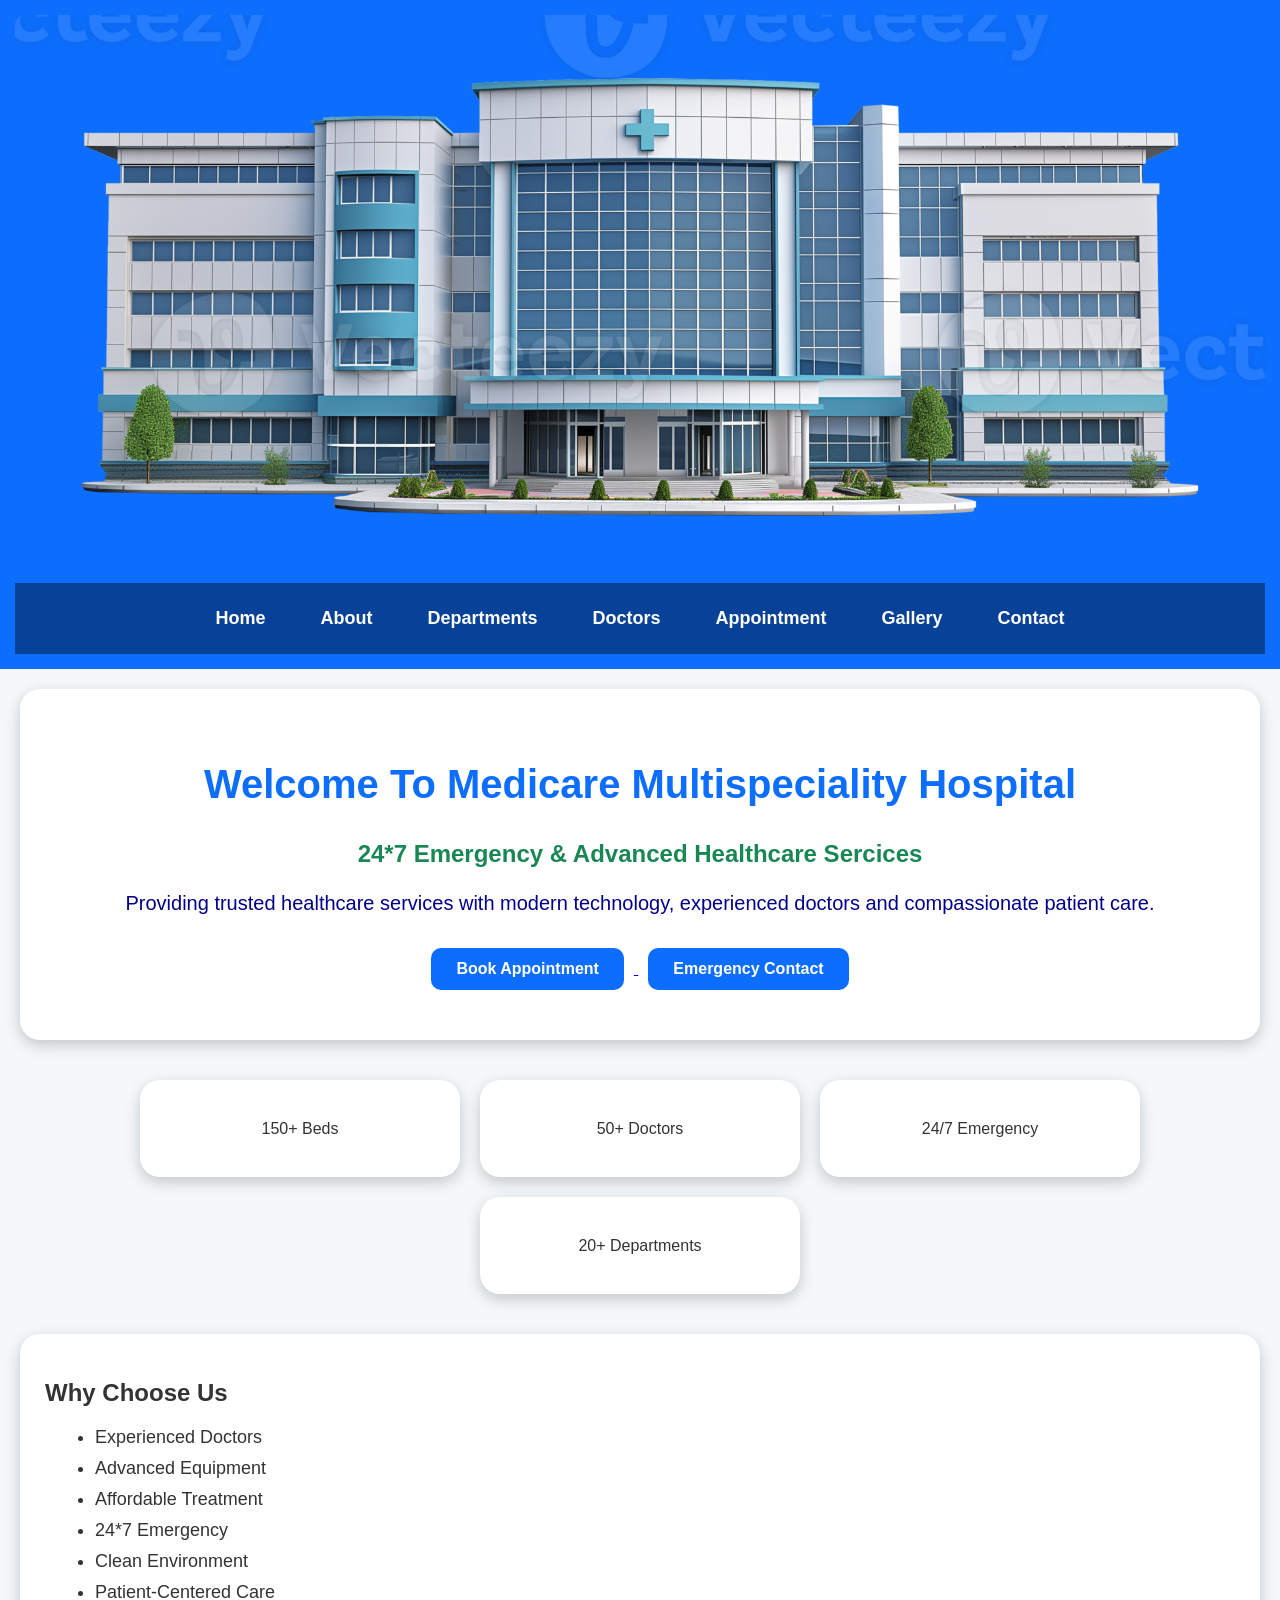
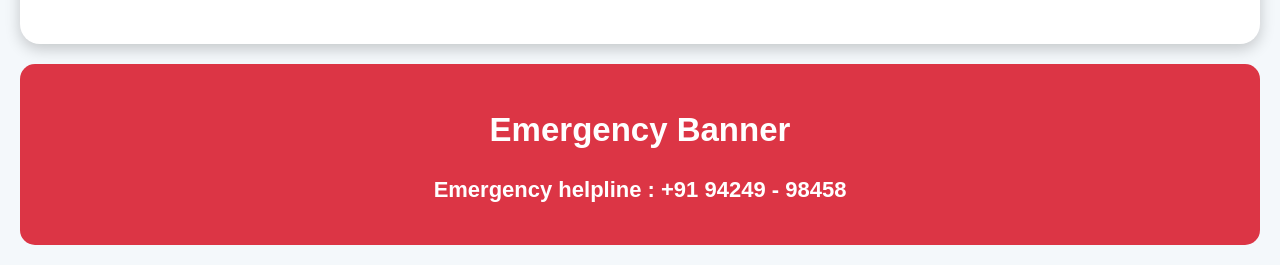
<file: index.html>
<!DOCTYPE html>

<html>

<head>

	<!-------------Meta Tags------------------->
	<meta charset="UTF-8">
	
	<meta name="description"
		content="Medicare Hospital Website">
		
	<meta name="author"
		content="Yash">
	
	<meta name="viewport"	content="width=device-width, initial-scale=1.0">
	
	<!-------------Favicon---------------------------->
	<link rel="icon" href="Medicare Image.png">

	<!-----------------------External Css Link--------------------------->
	<link rel="stylesheet"	href="Medicare.css">
	
	<!------------------Website Title----------------->
	<title>Medicare Hospital Website</title>
	
</head>

<body>

	<!---------------------Header Section---------------------->

<header>

<section class="img">

	<img src="Medicare image.jpg" width="100%"	alt="Medicare Image">
	
</section>

<section class="nav">

	<nav>
		
		<a href="Medicare Hospital Website.html"	target="_self">Home</a>
		
		<a href="About Page.html"	target="_blank">About</a>
		
		<a href="Departments Page.html"	target="_blank">Departments</a>
		
		<a	href="Doctors Page.html"	target="_blank">Doctors</a>
		
		<a href="Appointment Page.html"	target="_blank">Appointment</a>
		
		<a href="Gallery Page.html"	target="_blank">Gallery</a>
		
		<a href="Contact Page.html"	target="_blank">Contact</a>
		
	</nav>

</section>

</header>

	
	<!-------------------------Hero Section----------------------->
	
<section class="hero">

	<h1>Welcome To Medicare Multispeciality Hospital</h1>
	
	<h2>24*7 Emergency & Advanced Healthcare Sercices</h2>
	
	<p>
		
		Providing trusted healthcare services with modern technology, experienced doctors and compassionate patient care.
	
	</p>
	
	<a href="Appointment Page.html"	target="_blank">

	<button>Book Appointment</button>

	</a>

	<a href="Contact Page.html" target="_blank">

	<button>Emergency Contact</button>

	</a>
	
</section>

	<!---------------------Hospital Highlights---------------------->
	
<section class="container">

	<div class="box">
	
		<p>150+ Beds</p>
		
	</div>
	
	<div class="box">
	
		<p>50+ Doctors</p>
		
	</div>
	
	<div class="box">
	
		<p>24/7 Emergency</p>
		
	</div>
	
	<div class="box">
	
		<p>20+ Departments</p>
		
	</div>
	
</section>

	<!--------------------Why Choose Us------------------------->
	
<section class="choose">

	<h2>Why Choose Us</h2>
	
	<ul>
	
		<li>Experienced Doctors</li>
		
		<li>Advanced Equipment</li>
		
		<li>Affordable Treatment</li>
		
		<li>24*7 Emergency</li>
		
		<li>Clean Environment</li>
		
		<li>Patient-Centered Care</li>
		
	</ul>
	
</section>


	<!-----------------Emergency Banner------------------------>
	
<section class="banner">

	<h2>Emergency Banner</h2>
	
	<p>Emergency helpline	:	+91 94249 - 98458</p>
	
</section>

</body>

</html>
</file>
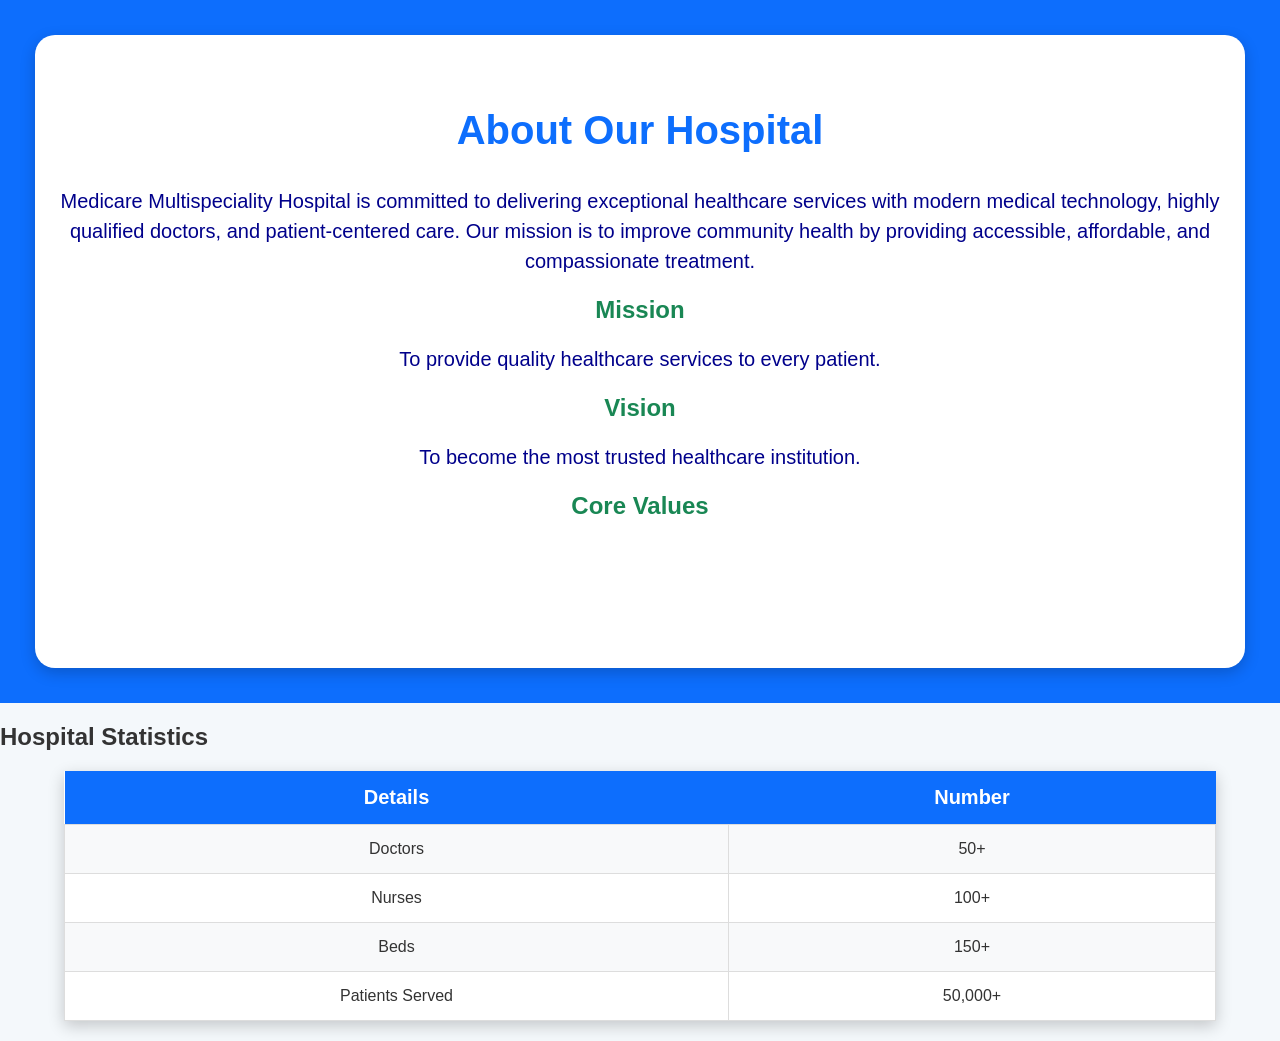
<file: About Page.html>
<!DOCTYPE html>

<html>

<head>

	<!-------------Meta Tags------------------->
	<meta charset="UTF-8">
	
	<meta name="description"
		content="Medicare Hospital Website">
		
	<meta name="author"
		content="Yash">
	
	<meta name="viewport"	content="width=device-width, initial-scale=1.0">
	
	<!-------------Favicon---------------------------->
	<link rel="icon" href="Medicare Image.png">

	<!-----------------------External Css Link--------------------------->
	<link rel="stylesheet"	href="Medicare.css">
	
	<!------------------Website Title----------------->
	<title>About Page</title>
	
</head>

<body>

	<!---------------------Header Section---------------------->

<header>

<section class="hero">

	<h1>About Our Hospital</h1>
	
	<p>

		Medicare Multispeciality Hospital is committed to delivering exceptional healthcare services with modern medical technology, highly qualified doctors, and patient-centered care. Our mission is to improve community health by providing accessible, affordable, and compassionate treatment.

	</p>
	
	<h2>Mission</h2>
	
	<p>To provide quality healthcare services to every patient.</p>
	
	<h2>Vision</h2>
	
	<p>To become the most trusted healthcare institution.</p>
	
	<h2>Core Values</h2>
	
	<ul>
	
		<li>Integrity</li>
		
		<li>Compassion</li>
		
		<li>Excellence</li>
		
		<li>Innovation</li>
		
	</ul>

</section>

</header>


	<!--------------------------Hospital Statistics Table---------------->

		<h2>Hospital Statistics</h2>
		
<section class="table">

<table>

	<tr>
	
		<th>Details</th>
		
		<th>Number</th>
		
	</tr>
	
	<tr>
	
		<td>Doctors</td>
		
		<td>50+</td>
		
	</tr>
	
	<tr>
	
		<td>Nurses</td>
		
		<td>100+</td>
		
	</tr>
	
	<tr>
	
		<td>Beds</td>
		
		<td>150+</td>
		
	</tr>
	
	<tr>
	
		<td>Patients Served</td>
		
		<td>50,000+</td>
		
	</tr>
	
</table>

</section>

</body>

</html>
</file>
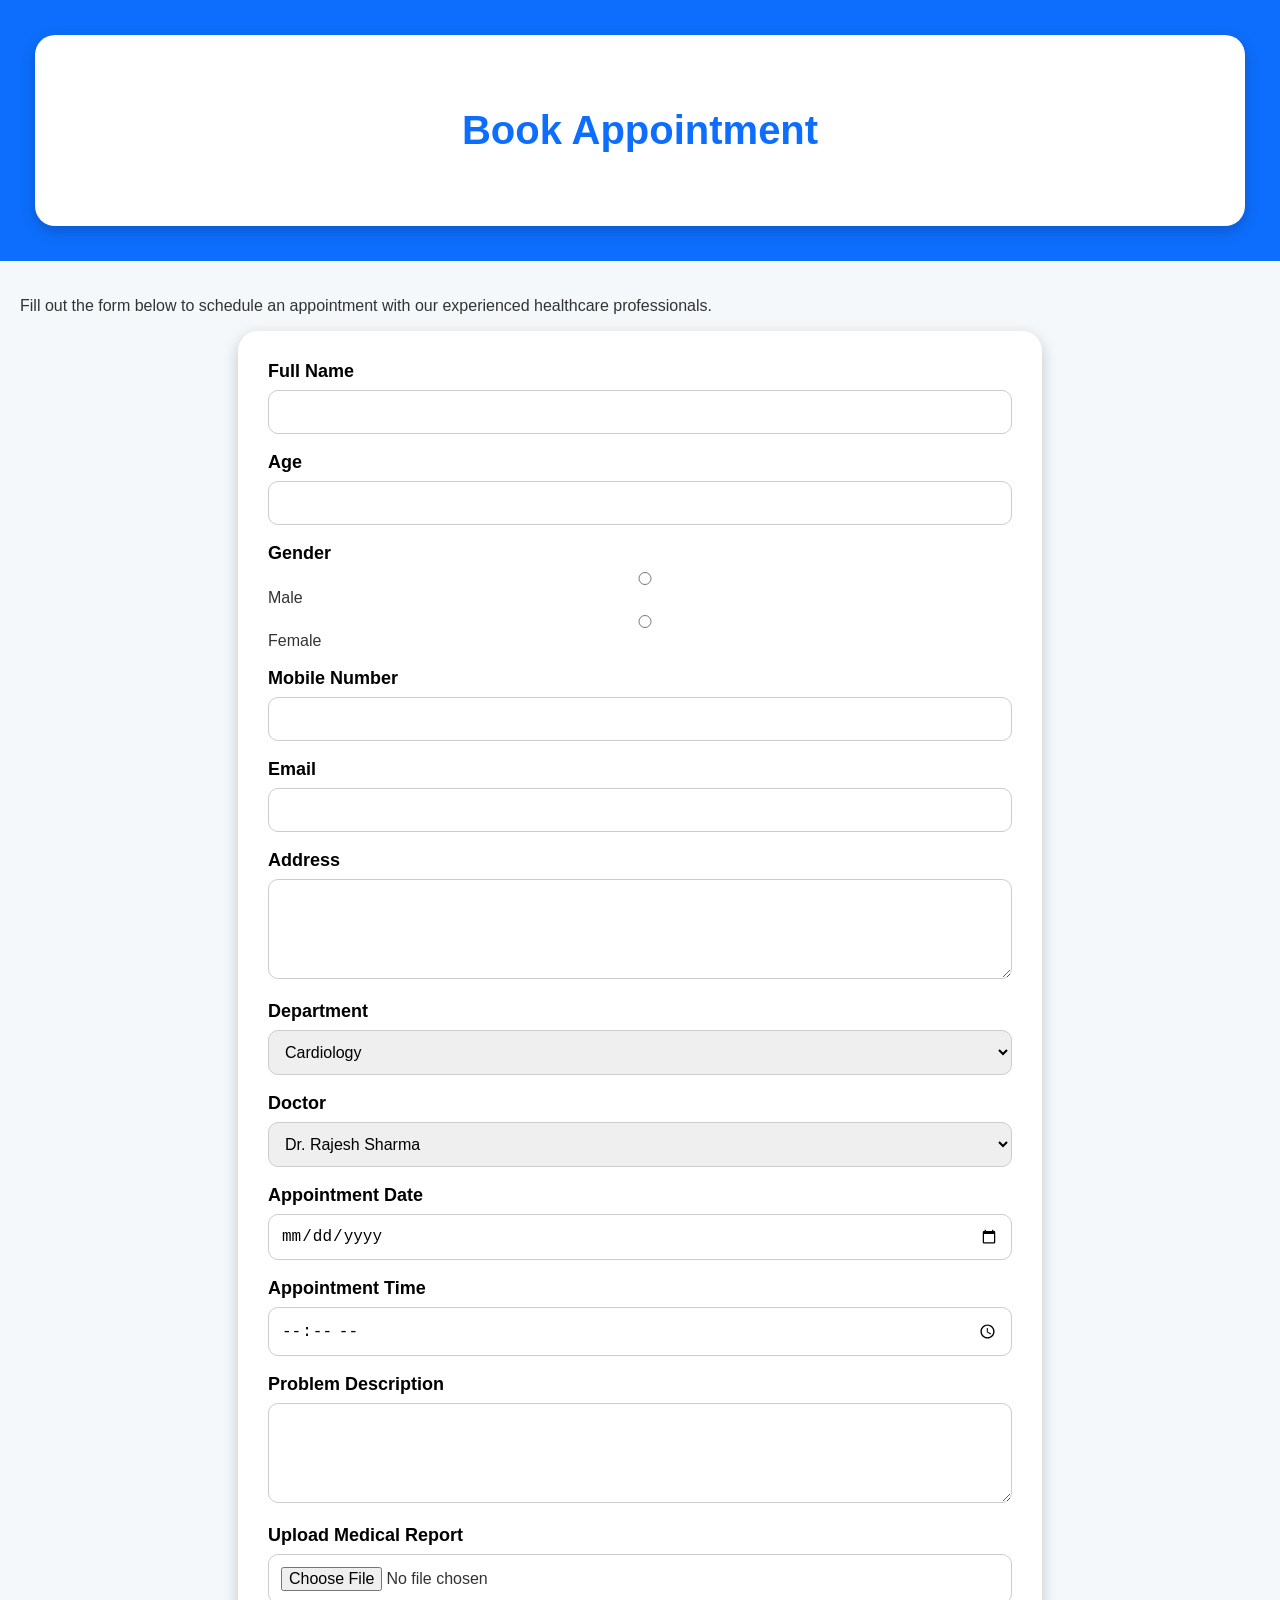
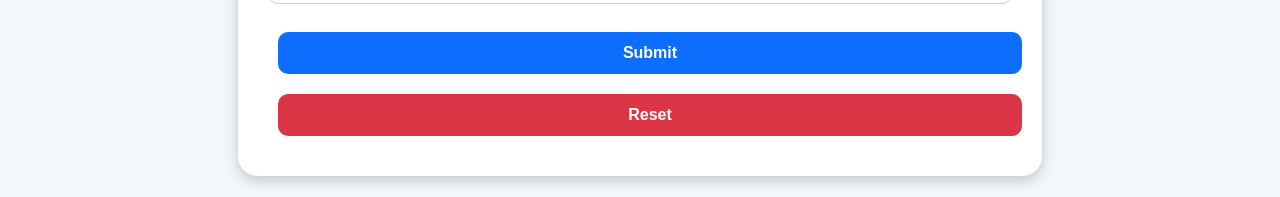
<file: Appointment Page.html>
<!DOCTYPE html>

<html>

<head>

	<!-------------Meta Tags------------------->
	<meta charset="UTF-8">
	
	<meta name="description"
		content="Medicare Hospital Website">
		
	<meta name="author"
		content="Yash">
	
	<meta name="viewport"	content="width=device-width, initial-scale=1.0">
	
	<!-------------Favicon---------------------------->
	<link rel="icon" href="Medicare Image.png">

	<!-----------------------External Css Link--------------------------->
	<link rel="stylesheet"	href="Medicare.css">
	
	<!------------------Website Title----------------->
	<title>Appointment Page</title>
	
</head>

<body>

	<!---------------------Header Section---------------------->

<header>

<section class="appointment">

	<h1>Book Appointment</h1>
	
</section>

</header>

<section class="form">
	
	<p>

		Fill out the form below to schedule an appointment with our experienced healthcare professionals.

	</p>

<form>

	<label>Full Name</label>
	
		<input type="text" required>
		
	<br>
	<br>
	
	<label>Age</label>
	
		<input type="number">
		
	<br>
	<br>
	
	<label>Gender</label>
	
		<input type="radio"
			name="Gender"
			value="Male">Male
			
		<input type="radio"
			name="Gender"
			value="Female">Female
			
	<br>
	<br>
	
	<label>Mobile Number</label>
	
		<input type="tel" required>
		
	<br>
	<br>
	
	<label>Email</label>
	
		<input type="email"required>
		
	<br>
	<br>
	
	<label>Address</label>
	
		<textarea></textarea>
		
	<br>
	<br>
	
	<label>Department</label>
	
	<select>
	
		<option>Cardiology</option>
		
		<option>Neurology</option>
		
		<option>Orthopedics</option>

		<option>Gynecology</option>
		
		<option>Pediatrician</option>
	
		<option>ENT</option>
		
		<option>Dermatology</option>

		<option>General Medicine</option>
		
	</select>
	
	<br>
	<br>
	
	<label>Doctor</label>
	
	<select required>
	
		<option>Dr. Rajesh Sharma</option>

		<option>Dr. Priya Verma</option>
		
		<option>Dr. Amit Patel</option>
		
		<option>Dr. Neha Jain</option>
		
		<option>Dr. Sandeep Gupta</option>
		
		<option>Dr. Vikram Singh</option>
		
		<option>Dr. Pooja Mehta</option>
		
		<option>Dr. Anil Sharma</option>
		
	</select>
	
	<br>
	
	<br>
	
	<label>Appointment Date</label>
	
		<input type="date" required>
		
	<br>
	<br>
	
	<label>Appointment Time</label>
	
		<input type="time" required>
		
	<br>
	<br>
	
	<label>Problem Description</label>
	
		<textarea required></textarea>
		
	<br>
	<br>
	
	<label>Upload Medical Report</label>
	
		<input type="file">
		
	<br>
	<br>
	
	<input type="submit"
		value="Submit">
		
	<input type="reset"
		value="Reset">
		
</form>

</section>

</body>

</html>
</file>
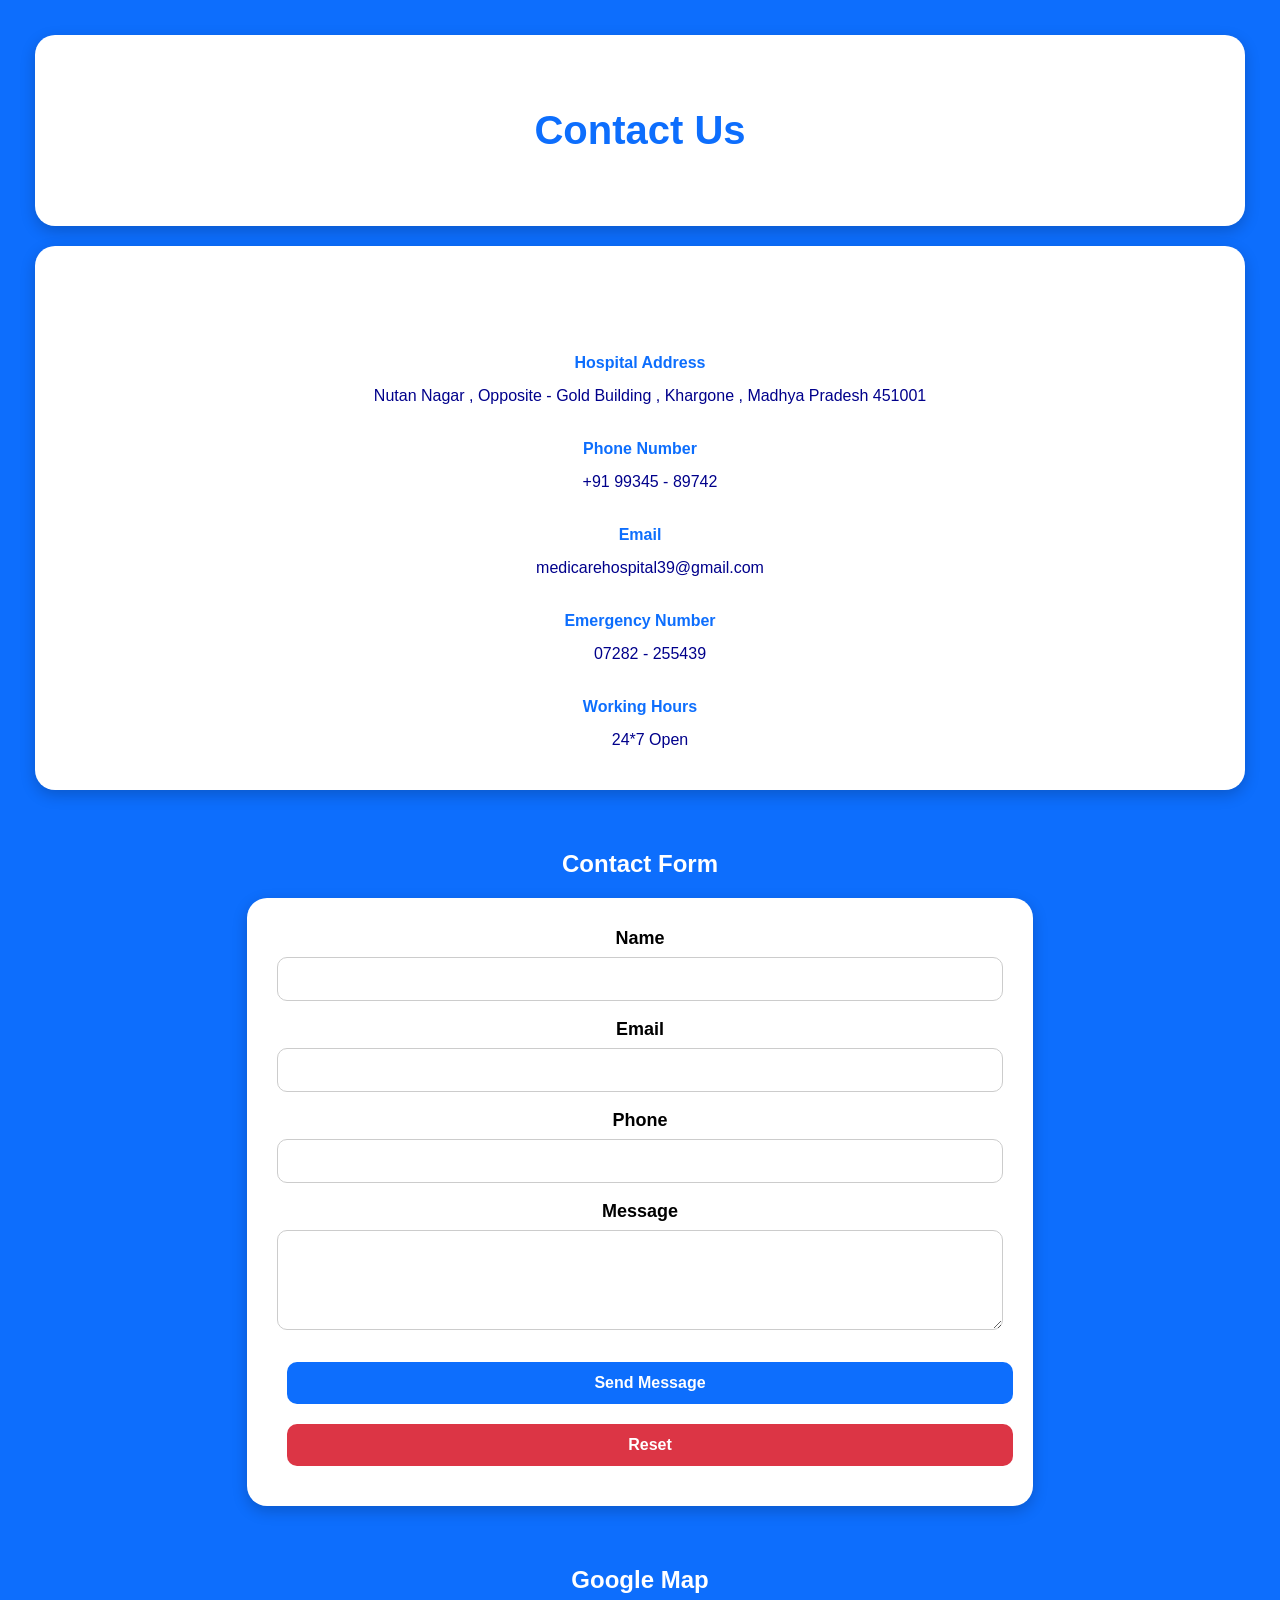
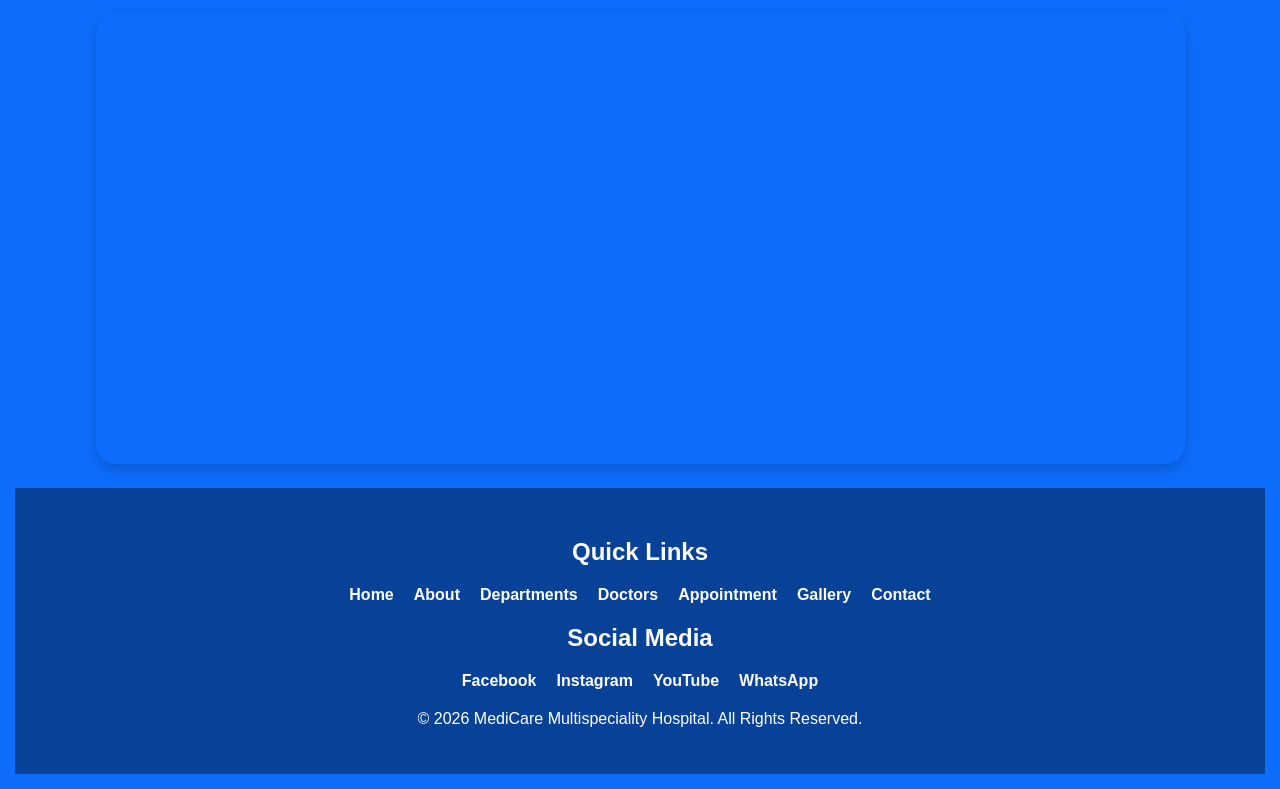
<file: Contact Page.html>
<!DOCTYPE html>

<html>

<head>

	<!-------------Meta Tags------------------->
	<meta charset="UTF-8">
	
	<meta name="description"
		content="Medicare Hospital Website">
		
	<meta name="author"
		content="Yash">
	
	<meta name="viewport"	content="width=device-width, initial-scale=1.0">
	
	<!-------------Favicon---------------------------->
	<link rel="icon" href="Medicare Image.png">

	<!-----------------------External Css Link--------------------------->
	<link rel="stylesheet"	href="Medicare.css">
	
	<!------------------Website Title----------------->
	<title>Contact Page</title>
	
</head>

<body>

	<!---------------------Header Section---------------------->

<header>

<section class="contact">

	<h1>Contact Us</h1>
	
</section>

<section class="info">

	<h2>Contact Information</h2>
	
	<dl>
	
		<dt>Hospital Address</dt>
		
		<dd>Nutan Nagar , Opposite - Gold Building , Khargone , Madhya Pradesh 451001</dd>
		
		<dt>Phone Number</dt><dd>+91 99345 - 89742</dd>
		
		<dt>Email</dt>
		
		<dd>medicarehospital39@gmail.com</dd>
		
		<dt>Emergency Number</dt>
		
		<dd>07282 - 255439</dd>
		
		<dt>Working Hours</dt>
		
		<dd>24*7 Open</dd>
		
	</dl>
	
</section>

<section class="form">

	<h2>Contact Form</h2>
	
<form>

	<label>Name</label>
	
		<input type="text" required>
		
	<br>
	<br>
	
	<label>Email</label>
	
		<input type="email"required>
		
	<br>
	<br>
	
	<label>Phone</label>
	
		<input type="tel" required>
		
	<br>
	<br>
	
	<label>Message</label>
	
		<textarea required></textarea>
		
	<br>
	<br>
	
	<input type="submit" value="Send Message">

	<input type="reset" value="Reset">
	
</form>

</section>

<section class="maps">

	<h2>Google Map</h2>

	<iframe 
	
	src="https://www.google.com/maps/embed?pb=!1m18!1m12!1m3!1d3703.862482138297!2d75.62066945!3d21.8242436!2m3!1f0!2f0!3f0!3m2!1i1024!2i768!4f13.1!3m3!1m2!1s0x3bd885d89dcf7437%3A0x4759e071d7d37215!2sNutan%20Nagar%2C%20Lovkush%20Vihar%2C%20Industrial%20Area%2C%20Vishwa%20Sakha%20Nagar%2C%20Khargone%2C%20Madhya%20Pradesh%20451001!5e0!3m2!1sen!2sin!4v1780977757424!5m2!1sen!2sin" width="600" height="450" style="border:0;" 
	
	allowfullscreen="" loading="lazy" referrerpolicy="no-referrer-when-downgrade">
	
	</iframe>
	
</section>


<footer>

	<h2>Quick Links</h2>
	
	<nav>
		
		<a href="Home Page.html"	target="_self">Home</a>
		
		<a href="About Page.html"	target="_blank">About</a>
		
		<a href="Departments Page.html"	target="_blank">Departments</a>
		
		<a	href="Doctors Page.html"	target="_blank">Doctors</a>
		
		<a href="Appointment Page.html"	target="_blank">Appointment</a>
		
		<a href="Gallery Page.html"	target="_blank">Gallery</a>
		
		<a href="Contact Page.html"	target="_blank">Contact</a>
		
	</nav>

	<h2>Social Media</h2>
	
	<nav>
		
		<a href=""	target="_blank">Facebook</a>
		
		<a href=""	target="_blank">Instagram</a>
		
		<a href=""	target="_blank">YouTube</a>
		
		<a	href=""	target="_blank">WhatsApp</a>
		
	
	</nav>

	<p>

		© 2026 MediCare Multispeciality Hospital. All Rights Reserved.
		
	</p>
	
</footer>

</body>

</html>
</file>
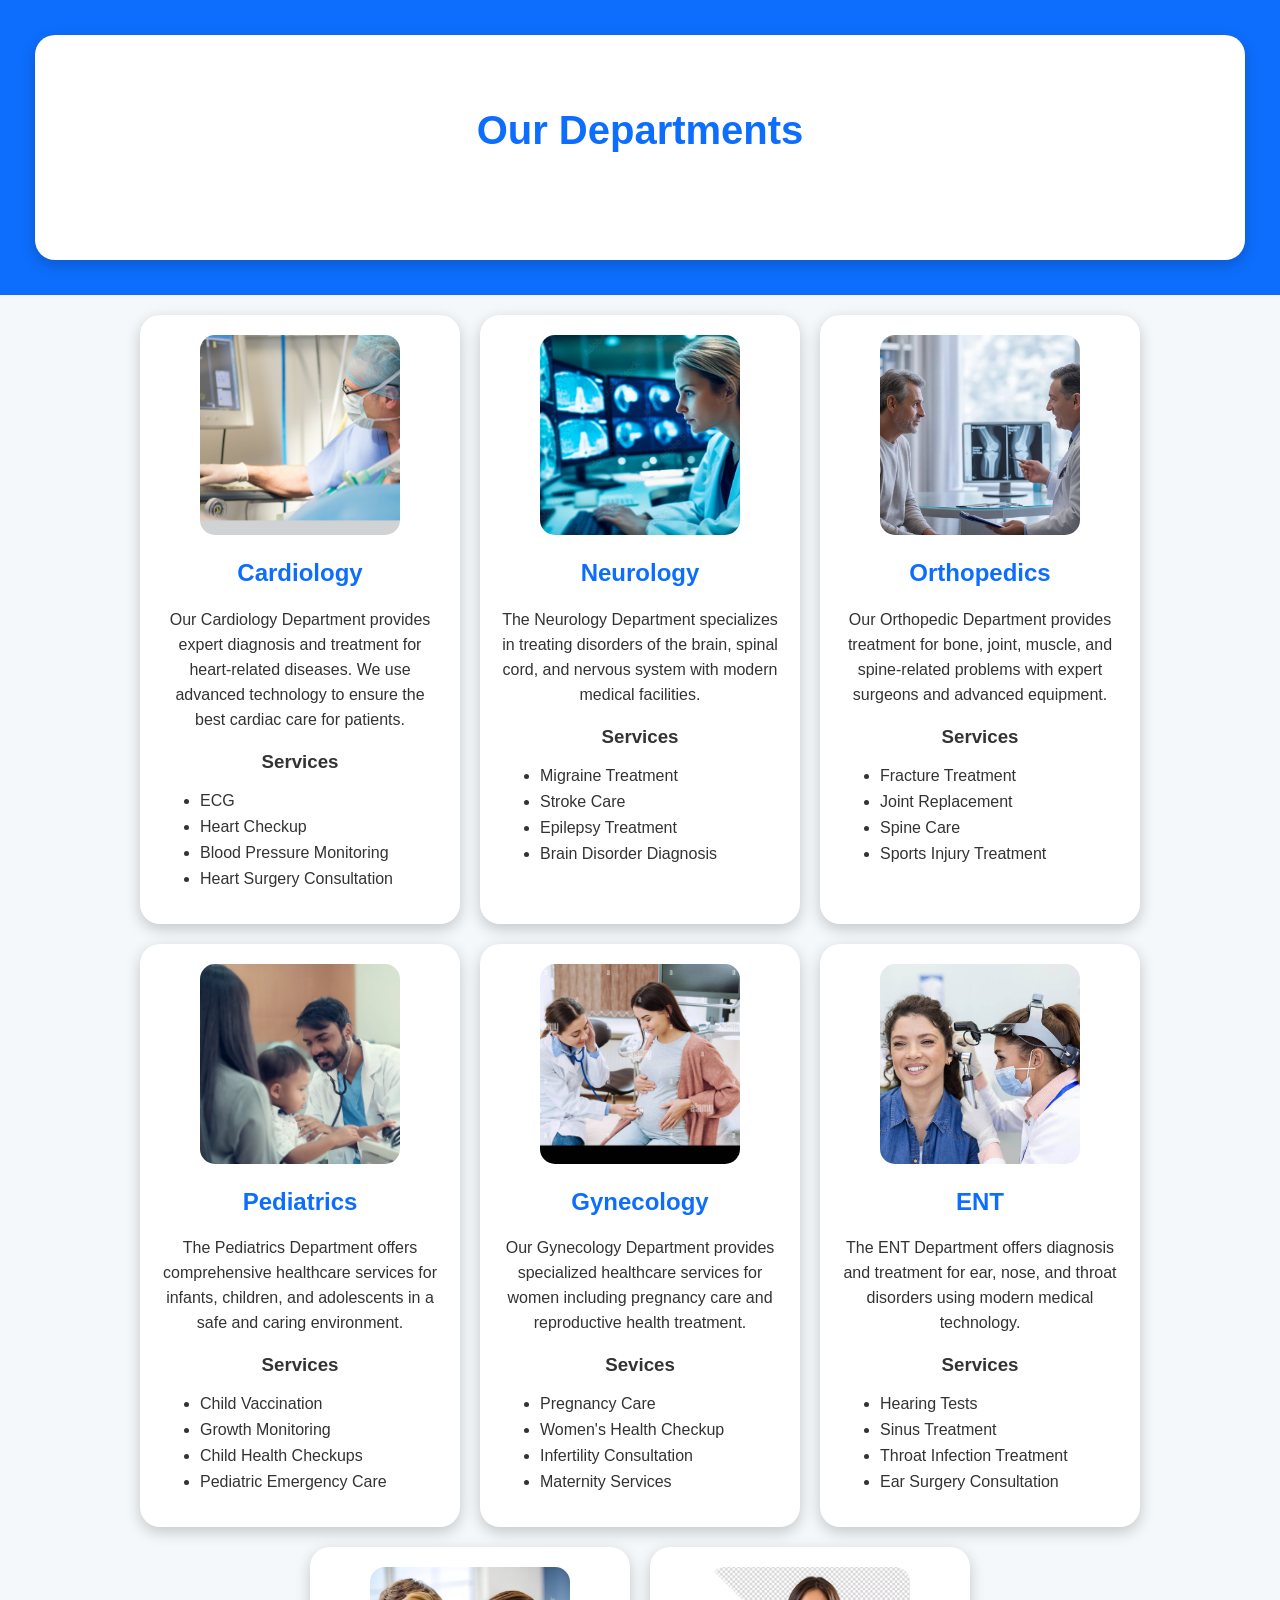
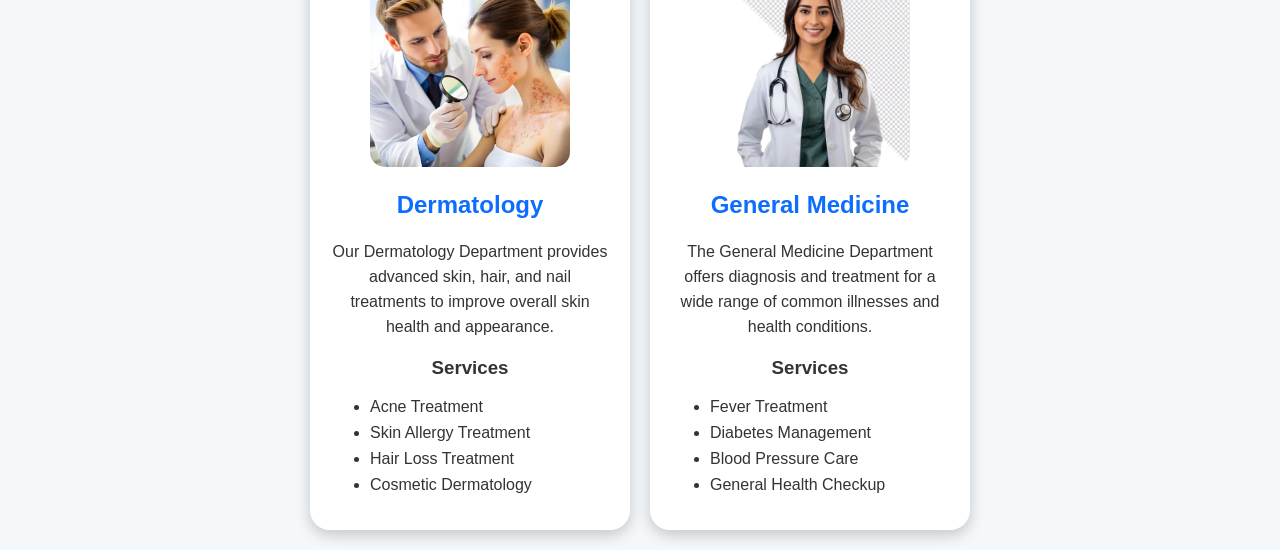
<file: Departments Page.html>
<!DOCTYPE html>

<html>

<head>

	<!-------------Meta Tags------------------->
	<meta charset="UTF-8">
	
	<meta name="description"
		content="Medicare Hospital Website">
		
	<meta name="author"
		content="Yash">
	
	<meta name="viewport"	content="width=device-width, initial-scale=1.0">
	
	<!-------------Favicon---------------------------->
	<link rel="icon" href="Medicare Image.png">

	<!-----------------------External Css Link--------------------------->
	<link rel="stylesheet"	href="Medicare.css">
	
	<!------------------Website Title----------------->
	<title>Departments Page</title>
	
</head>

<body>

	<!---------------------Header Section---------------------->

<header>

<section class="departments">

	<h1>Our Departments</h1>
	
	<p>

		Our hospital offers comprehensive healthcare services through specialized departments equipped with modern technology and experienced medical professionals.

	</p>
	
	
</section>

</header>

<section class="container">

	<div class="box">
	
		<img src="Photo1.jpg"	width="200"	height="200"	alt="Cardiology Photo">
		
		<h2>Cardiology</h2>
				
		<p>Our Cardiology Department provides expert diagnosis and treatment for heart-related diseases. We use advanced technology to ensure the best cardiac care for patients.</p>
		
		<h3>Services</h3>
		
		<ul>
			
			<li>ECG</li>
			
			<li>Heart Checkup</li>
			
			<li>Blood Pressure Monitoring</li>
			
			<li>Heart Surgery Consultation</li>
			
		</ul>
		
	</div>
	
	<div class="box">
	
		<img src="Photo2.jpg"	width="200" 	height="200"	alt="Neurology Photo">
		
		<h2>Neurology</h2>
		
		<p>The Neurology Department specializes in treating disorders of the brain, spinal cord, and nervous system with modern medical facilities.</p>
		
		<h3>Services</h3>
		
		<ul>
		
			<li>Migraine Treatment</li>
			
			<li>Stroke Care</li>
			
			<li>Epilepsy Treatment</li>
			
			<li>Brain Disorder Diagnosis</li>
			
		</ul>
		
	</div>
	
	<div class="box">
	
		<img src="Photo3.jpg"	width="200" 	height="200"	alt="Orthopedics Photo">
		
		<h2>Orthopedics</h2>
				
		<p>Our Orthopedic Department provides treatment for bone, joint, muscle, and spine-related problems with expert surgeons and advanced equipment.</P>
		
		<h3>Services</h3>
		
		<ul>
			
			<li>Fracture Treatment</li>
			
			<li>Joint Replacement</li>
			
			<li>Spine Care</li>
			
			<li>Sports Injury Treatment</li>
			
		</ul>
		
	</div>
	
	<div class="box">
		
		<img src="Photo4.jpg"	width="200" height="200" alt="Pediatrics Photo">
		
		<h2>Pediatrics</h2>
		
		<p>The Pediatrics Department offers comprehensive healthcare services for infants, children, and adolescents in a safe and caring environment.</p>

		<h3>Services</h3>
		
		<ul>
		
			<li>Child Vaccination</li>
			
			<li>Growth Monitoring</li>
			
			<li>Child Health Checkups</li>
			
			<li>Pediatric Emergency Care</li>
			
		</ul>
		
	</div>
	
	<div class="box">
	
		<img src="Photo5.jpg" width="200" height="200" alt="Gynecology Photo">
		
		<h2>Gynecology</h2>
		
		<p>Our Gynecology Department provides specialized healthcare services for women including pregnancy care and reproductive health treatment.</p>
		
		<h3>Sevices</h3>
		
		<ul>
			
			<li>Pregnancy Care</li>
			
			<li>Women's Health Checkup</li>
			
			<li>Infertility Consultation</li>
			
			<li>Maternity Services</li>
			
		</ul>
		
	</div>
	
	<div class="box">
	
		<img src="Photo6.jpg"	width="200" 	height="200"	alt="Ent Photo">
		
		<h2>ENT</h2>
		
		<p>The ENT Department offers diagnosis and treatment for ear, nose, and throat disorders using modern medical technology.</p>
		
		<h3>Services</h3>
		
		<ul>
			
			<li>Hearing Tests</li>
			
			<li>Sinus Treatment</li>
			
			<li>Throat Infection Treatment</li>
			
			<li>Ear Surgery Consultation</li>
			
		</ul>
		
	</div>
	
	<div class="box">
	
		<img src="Photo7.jpg"	width="200"		height="200"	alt="Dermatology Photo">
		
		<h2>Dermatology</h2>
		
		<p>Our Dermatology Department provides advanced skin, hair, and nail treatments to improve overall skin health and appearance.</p>
		
		<h3>Services</h3>
		
		<ul>	
		
			<li>Acne Treatment</li>
			
			<li>Skin Allergy Treatment</li>
			
			<li>Hair Loss Treatment</li>
			
			<li>Cosmetic Dermatology</li>
			
		</ul>
		
	</div>
	
	<div class="box">
	
		<img src="Photo8.jpg"	width="200" 	height="200"	alt="General Medicine">
		
		<h2>General Medicine</h2>
		
		<p>The General Medicine Department offers diagnosis and treatment for a wide range of common illnesses and health conditions.</p>
		
		<h3>Services</h3>
		
		<ul>
		
			<li>Fever Treatment</li>
			
			<li>Diabetes Management</li>
			
			<li>Blood Pressure Care</li>
			
			<li>General Health Checkup</li>
			
		</ul>
		
	</div>
	
</section>

</body>

</html>
</file>
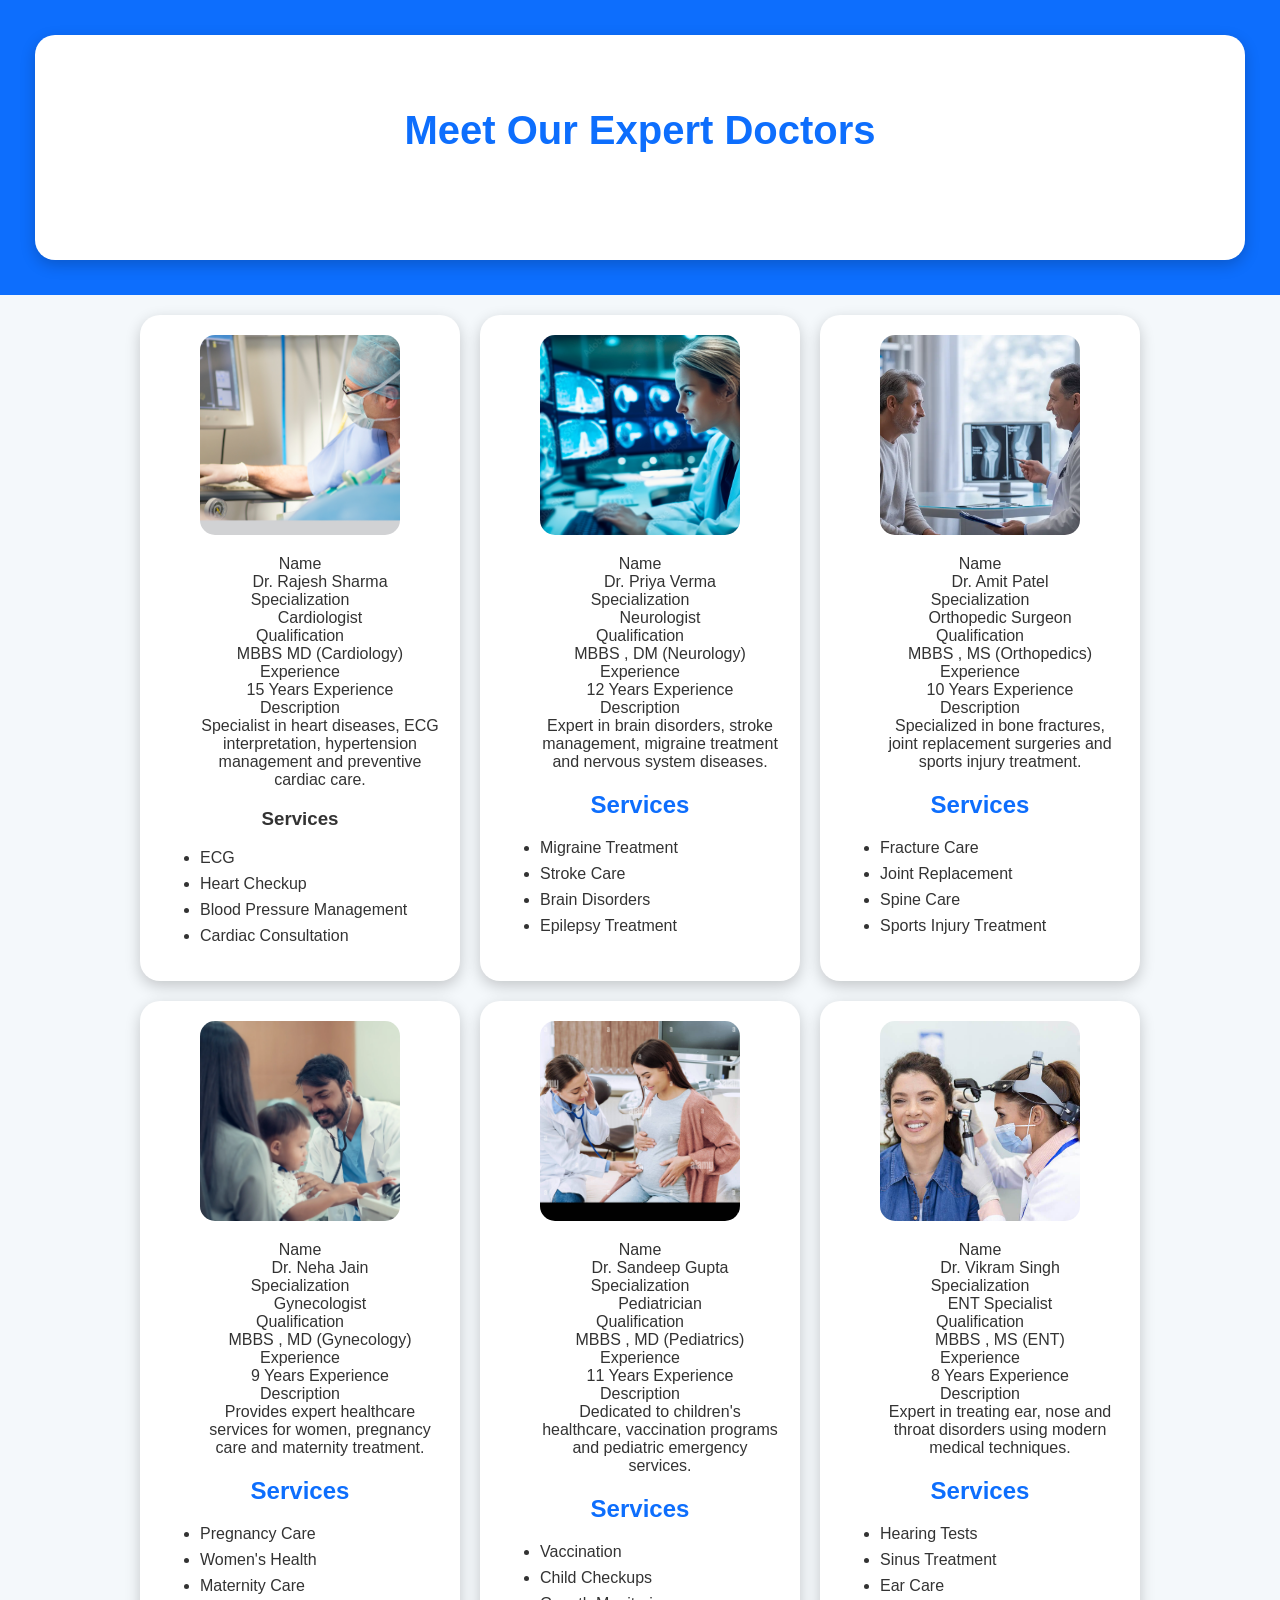
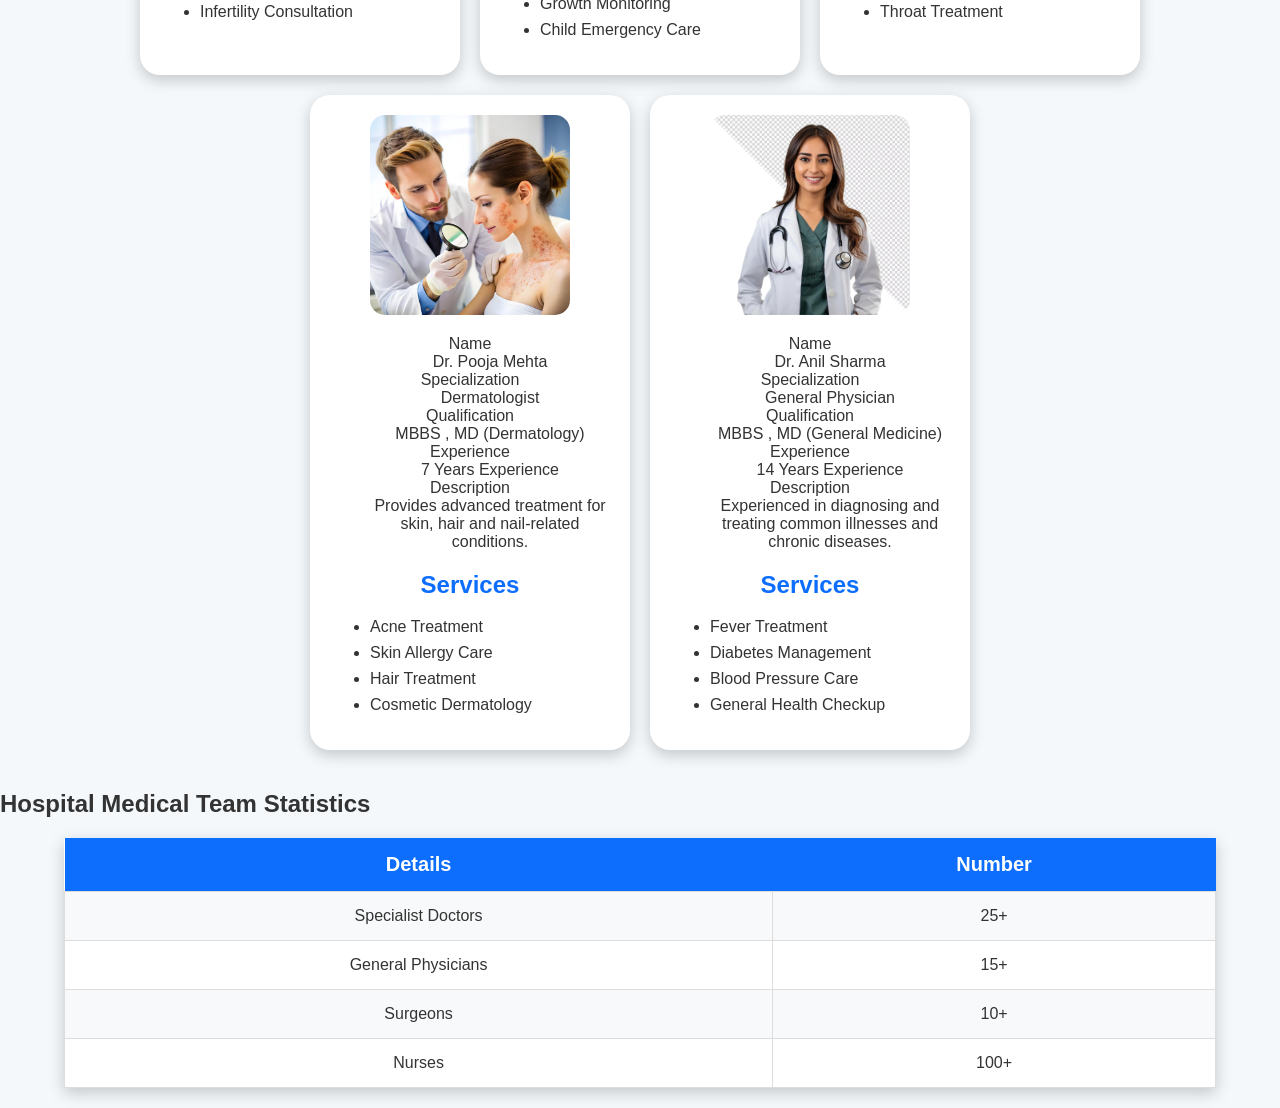
<file: Doctors Page.html>
<!DOCTYPE html>

<html>

<head>

	<!-------------Meta Tags------------------->
	<meta charset="UTF-8">
	
	<meta name="description"
		content="Medicare Hospital Website">
		
	<meta name="author"
		content="Yash">
	
	<meta name="viewport"	content="width=device-width, initial-scale=1.0">
	
	<!-------------Favicon---------------------------->
	<link rel="icon" href="Medicare Image.png">

	<!-----------------------External Css Link--------------------------->
	<link rel="stylesheet"	href="Medicare.css">
	
	<!------------------Website Title----------------->
	<title>Doctors Page</title>
	
</head>

<body>

	<!---------------------Header Section---------------------->

<header>

<section class="doctors">

	<h1>Meet Our Expert Doctors</h1>
	
	<p>
	
		Our team of highly qualified and experienced doctors is committed to providing the best healthcare services with compassion and excellence.
		
	</p>

</section>

</header>

	<!-------------------------------Doctors Card----------------------->
	
<section class="container">
	
	<div class="box">
		
		<img src="Photo1.jpg"	width="200"	height="200"	alt="Cardiologist Photo">
		
	<dl>
	
		<dt>Name</dt><dd>Dr. Rajesh Sharma</dd>
		
		<dt>Specialization</dt><dd>Cardiologist</dd>
		
		<dt>Qualification</dt><dd>MBBS MD (Cardiology)</dd>
		
		<dt>Experience</dt><dd>15 Years Experience</dd>
		
		<dt>Description</dt><dd>Specialist in heart diseases, ECG interpretation, hypertension management and preventive cardiac care.</dd>
		
	</dl>
	
	<h3>Services</h3>
		
	<ul>
	
		<li>ECG</li>
		
		<li>Heart Checkup</li>
		
		<li>Blood Pressure Management</li>
		
		<li>Cardiac Consultation</li>
		
	</ul>
	
	</div>
	
	<div class="box">
	
		<img src="Photo2.jpg"	width="200" height="200"	alt="Neurologist Photo">
		
	<dl>
	
		<dt>Name</dt><dd>Dr. Priya Verma</dd>
		
		<dt>Specialization</dt><dd>Neurologist</dd>
		
		<dt>Qualification</dt><dd>MBBS , DM	(Neurology)</dd>
		
		<dt>Experience</dt><dd>12 Years Experience</dd>
		
		<dt>Description</dt><dd>Expert in brain disorders, stroke management, migraine treatment and nervous system diseases.</dd>
		
	</dl>
	
	<h2>Services</h2>
	
	<ul>
		
		<li>Migraine Treatment</li>
		
		<li>Stroke Care</li>
		
		<li>Brain Disorders</li>
		
		<li>Epilepsy Treatment</li>
		
	</ul>
	
	</div>
	
	<div class="box">
	
		<img src="Photo3.jpg"	width="200" height="200"	alt="Orthopedic Photo">
		
	<dl>
	
		<dt>Name</dt><dd>Dr. Amit Patel</dd>
		
		<dt>Specialization</dt><dd>Orthopedic Surgeon</dd>
		
		<dt>Qualification</dt><dd>MBBS , MS	(Orthopedics)</dd>
		
		<dt>Experience</dt><dd>10 Years Experience</dd>
		
		<dt>Description</dt><dd>Specialized in bone fractures, joint replacement surgeries and sports injury treatment.</dd>
		
	</dl>
	
	<h2>Services</h2>
	
	<ul>
	
		<li>Fracture Care</li>
		
		<li>Joint Replacement</li>
		
		<li>Spine Care</li>
		
		<li>Sports Injury Treatment</li>
	
	</ul>
	
	</div>
	
	<div class="box">
	
		<img src="Photo4.jpg"	width="200" height="200"	alt="Gynecologist Photo">
		
	<dl>
	
		<dt>Name</dt><dd>Dr. Neha Jain</dd>
		
		<dt>Specialization</dt><dd>Gynecologist</dd>
		
		<dt>Qualification</dt><dd>MBBS , MD (Gynecology)</dd>
		
		<dt>Experience</dt><dd>9 Years Experience</dd>
		
		<dt>Description</dt><dd>Provides expert healthcare services for women, pregnancy care and maternity treatment.</dd>
		
	</dl>
	
	<h2>Services</h2>
	
	<ul>
	
		<li>Pregnancy Care</li>
		
		<li>Women's Health</li>
		
		<li>Maternity Care</li>
		
		<li>Infertility Consultation</li>
	
	</ul>
	
	</div>
	
	
	<div class="box">
	
		<img src="Photo5.jpg"	width="200" height="200"	alt="Pediatrician Photo">
		
	<dl>
	
		<dt>Name</dt><dd>Dr. Sandeep Gupta</dd>
		
		<dt>Specialization</dt><dd>Pediatrician</dd>
		
		<dt>Qualification</dt><dd>MBBS , MD (Pediatrics)</dd>
		
		<dt>Experience</dt><dd>11 Years Experience</dd>
		
		<dt>Description</dt><dd>Dedicated to children's healthcare, vaccination programs and pediatric emergency services.</dd>
		
	</dl>
	
	<h2>Services</h2>
	
	<ul>
	
		<li>Vaccination</li>
		
		<li>Child Checkups</li>
		
		<li>Growth Monitoring</li>
		
		<li>Child Emergency Care</li>
	
	</ul>
	
	</div>
	
	
	<div class="box">
	
		<img src="Photo6.jpg"	width="200" height="200"	alt="ENT Specialist Photo">
		
	<dl>
	
		<dt>Name</dt><dd>Dr. Vikram Singh</dd>
		
		<dt>Specialization</dt><dd>ENT Specialist</dd>
		
		<dt>Qualification</dt><dd>MBBS , MS (ENT)</dd>
		
		<dt>Experience</dt><dd>8 Years Experience</dd>
		
		<dt>Description</dt><dd>Expert in treating ear, nose and throat disorders using modern medical techniques.</dd>
		
	</dl>
	
	<h2>Services</h2>
	
	<ul>
	
		<li>Hearing Tests</li>
		
		<li>Sinus Treatment</li>
		
		<li>Ear Care</li>
		
		<li>Throat Treatment</li>
	
	</ul>
	
	</div>
	
	
	<div class="box">
	
		<img src="Photo7.jpg"	width="200" height="200"	alt="Dermatologist Photo">
		
	<dl>
	
		<dt>Name</dt><dd>Dr. Pooja Mehta</dd>
		
		<dt>Specialization</dt><dd>Dermatologist</dd>
		
		<dt>Qualification</dt><dd>MBBS , MD (Dermatology)</dd>
		
		<dt>Experience</dt><dd>7 Years Experience</dd>
		
		<dt>Description</dt><dd>Provides advanced treatment for skin, hair and nail-related conditions.</dd>
		
	</dl>
	
	<h2>Services</h2>
	
	<ul>
	
		<li>Acne Treatment</li>
		
		<li>Skin Allergy Care</li>
		
		<li>Hair Treatment</li>
		
		<li>Cosmetic Dermatology</li>
	
	</ul>
	
	</div>
	
	
	<div class="box">
	
		<img src="Photo8.jpg"	width="200" height="200"	alt="General Physician Photo">
		
	<dl>
	
		<dt>Name</dt><dd>Dr. Anil Sharma</dd>
		
		<dt>Specialization</dt><dd>General Physician</dd>
		
		<dt>Qualification</dt><dd>MBBS , MD (General Medicine)</dd>
		
		<dt>Experience</dt><dd>14 Years Experience</dd>
		
		<dt>Description</dt><dd>Experienced in diagnosing and treating common illnesses and chronic diseases.</dd>
		
	</dl>
	
	<h2>Services</h2>
	
	<ul>
	
		<li>Fever Treatment</li>
		
		<li>Diabetes Management</li>
		
		<li>Blood Pressure Care</li>
		
		<li>General Health Checkup</li>
	
	</ul>
	
	</div>

</section>

	<!---------------------------Hospital Medical Team------------------->
	
	<h2>Hospital Medical Team Statistics</h2>
	
<section class="team">

<table>

	<tr>
	
		<th>Details</th>
		
		<th>Number</th>
		
	</tr>
	
	<tr>
	
		<td>Specialist Doctors</td>
		
		<td>25+</td>
		
	</tr>
	
	<tr>
	
		<td>General Physicians</td>
		
		<td>15+</td>
		
	</tr>
	
	<tr>
	
		<td>Surgeons</td>
		
		<td>10+</td>
		
	</tr>
	
	<tr>
	
		<td>Nurses</td>
		
		<td>100+</td>
		
	</tr>
	
</table>

</section>

</body>

</html>
</file>
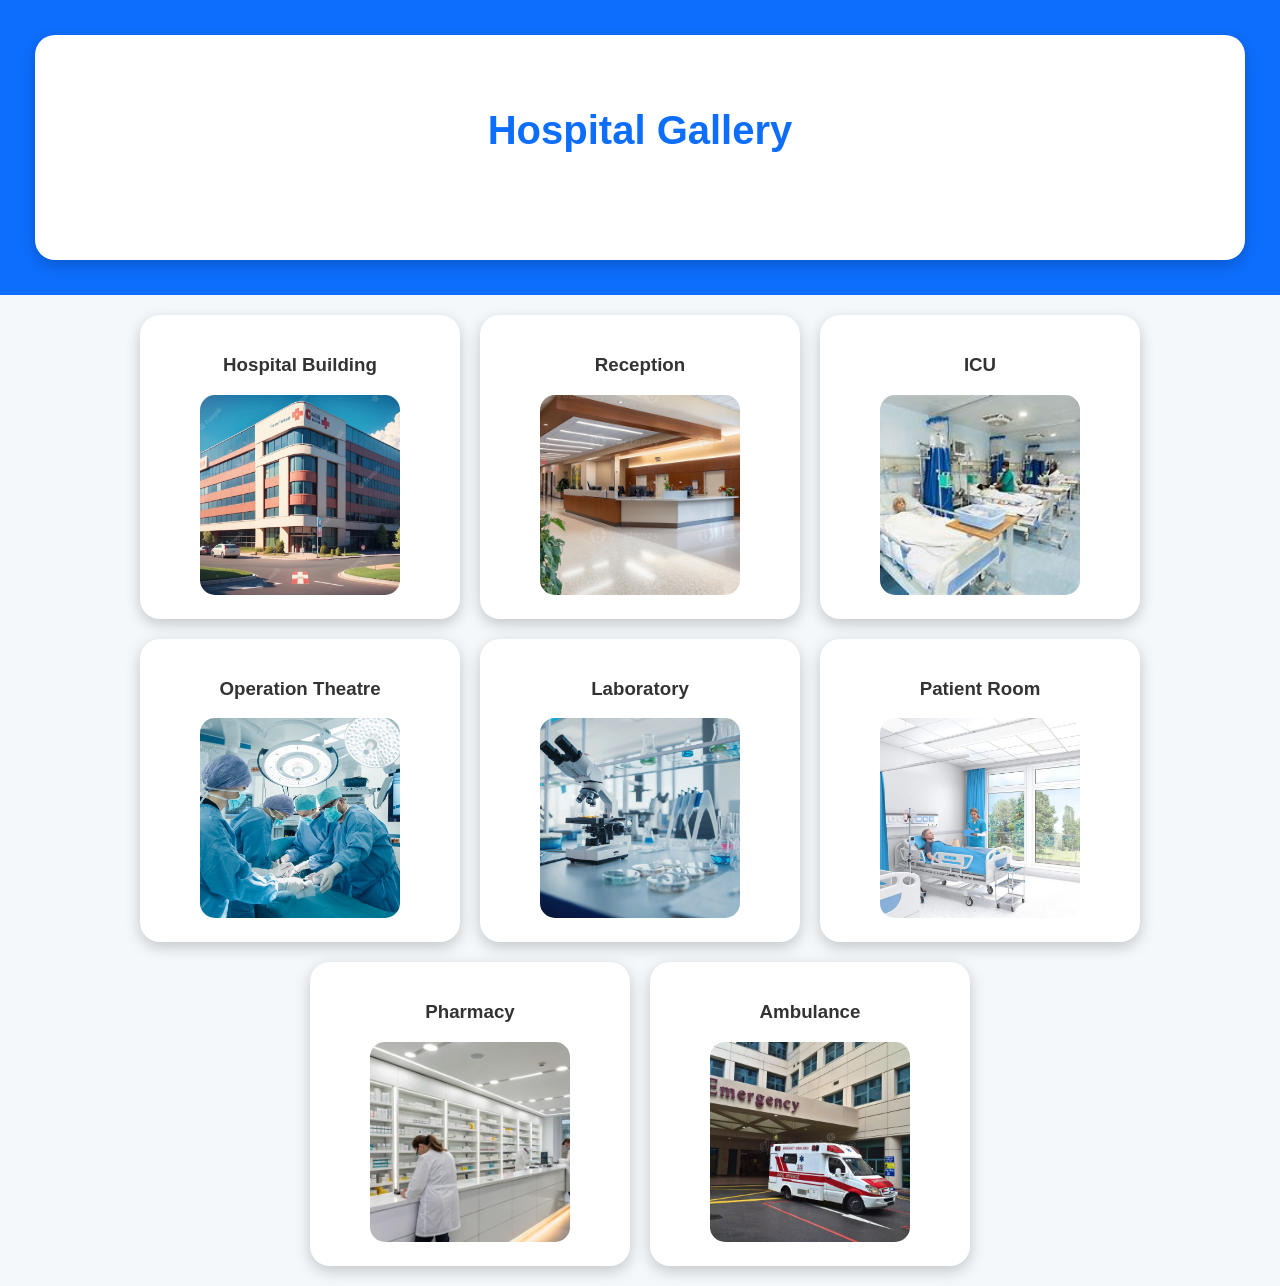
<file: Gallery Page.html>
<!DOCTYPE html>

<html>

<head>

	<!-------------Meta Tags------------------->
	<meta charset="UTF-8">
	
	<meta name="description"
		content="Medicare Hospital Website">
		
	<meta name="author"
		content="Yash">
	
	<meta name="viewport"	content="width=device-width, initial-scale=1.0">
	
	<!-------------Favicon---------------------------->
	<link rel="icon" href="Medicare Image.png">

	<!-----------------------External Css Link--------------------------->
	<link rel="stylesheet"	href="Medicare.css">
	
	<!------------------Website Title----------------->
	<title>Gallery Page</title>
	
</head>

<body>

	<!---------------------Header Section---------------------->

<header>

<section class="gallery">

	<h1>Hospital Gallery</h1>

	<p>

		Explore our state-of-the-art facilities designed to provide exceptional healthcare services and patient comfort.

	</p>


</section>

</header>

<section class="container">

	<div class="box">
	
		<h3>Hospital Building</h3>
		
		<img src="Photo9.jpg"	width="200"	height="200"	alt="Hospital Building">
		
	</div>
	
	<div class="box">
	
		<h3>Reception</h3>
		
		<img src="Photo10.jpg"	width="200"	height="200"	alt="Reception">
		
	</div>
	
	
	<div class="box">
	
		<h3>ICU</h3>
		
		<img src="Photo11.jpg"	width="200"	height="200"	alt="ICU">
		
	</div>
		
		
	<div class="box">
	
		<h3>Operation Theatre</h3>
		
		<img src="Photo12.jpg"	width="200"	height="200"	alt="Operation Theatre">
		
	</div>
	
	
	<div class="box">
	
		<h3>Laboratory</h3>
		
		<img src="Photo13.jpg"	width="200"	height="200"	alt="Laboratory">
		
	</div>
	
	
	<div class="box">
	
		<h3>Patient Room</h3>
		
		<img src="Photo14.jpg"	width="200"	height="200"	alt="Patient Room">
		
	</div>
	
	
	<div class="box">
	
		<h3>Pharmacy</h3>
		
		<img src="Photo15.jpg"	width="200"	height="200"	alt="Pharmacy">
		
	</div>
	
	
	<div class="box">
	
		<h3>Ambulance</h3>
		
		<img src="Photo16.jpg"	width="200"	height="200"	alt="Ambulance">
		
	</div>
	
</section>

</body>

</html>
</file>
<file: Medicare.css>
/* ================= BODY ================= */

body{

margin:0;

font-family:Arial, sans-serif;

background:#f4f8fb;

color:#333;

}

/* ================= HEADER ================= */

header{

background:#0d6efd;

padding:15px;

text-align:center;

color:white;

}

.img img{

width:100%;

height:auto;

border-radius:10px;

}

/* ================= NAVBAR ================= */

.nav nav{

display:flex;

justify-content:center;

gap:25px;

flex-wrap:wrap;

background:#084298;

padding:15px;

}

.nav a{

color:white;

text-decoration:none;

font-size:18px;

font-weight:bold;

padding:10px 15px;

border-radius:8px;

transition:0.5s;

}

.nav a:hover{

background:white;

color:#084298;

transform:scale(1.05);

}

/* ================= HERO SECTION ================= */

.hero,
.departments,
.doctors,
.appointment,
.gallery,
.contact{

text-align:center;

padding:40px 20px;

background:white;

margin:20px;

border-radius:20px;

box-shadow:0 5px 15px rgba(0,0,0,0.2);

}

.hero h1,
.departments h1,
.doctors h1,
.appointment h1,
.gallery h1,
.contact h1{

color:#0d6efd;

font-size:40px;

}

.hero h2{

color:#198754;

}

.hero p{

font-size:20px;

line-height:30px;

color:darkblue;

}

/* ================= BUTTONS ================= */

button,
input[type="submit"],
input[type="reset"]{

padding:12px 25px;

margin:10px;

border:none;

border-radius:10px;

font-size:16px;

font-weight:bold;

cursor:pointer;

transition:0.5s;

}

button,
input[type="submit"]{

background:#0d6efd;

color:white;

}

button:hover,
input[type="submit"]:hover{

background:#198754;

transform:scale(1.05);

}

input[type="reset"]{

background:#dc3545;

color:white;

}

input[type="reset"]:hover{

background:#b02a37;

transform:scale(1.05);

}

/* ================= HIGHLIGHTS ================= */

.container{

display:flex;

justify-content:center;

gap:20px;

flex-wrap:wrap;

padding:20px;

}

/* ================= CARDS ================= */

.box{

background:white;

width:280px;

padding:20px;

border-radius:20px;

box-shadow:0 5px 15px rgba(0,0,0,0.2);

text-align:center;

transition:0.5s;

}

.box:hover{

transform:translateY(-10px);

box-shadow:0 10px 25px rgba(0,0,0,0.3);

}

.box img{

width:200px;

height:200px;

border-radius:15px;

object-fit:cover;

}

.box h2{

color:#0d6efd;

}

.box p{

line-height:25px;

}

.box ul{

text-align:left;

}

.box ul li{

margin:8px 0;

}


/* ================= TABLES ================= */

table{

width:90%;

margin:20px auto;

border-collapse:collapse;

background:white;

box-shadow:0 5px 15px rgba(0,0,0,0.2);

}

th{

background:#0d6efd;

color:white;

padding:15px;

font-size:20px;

}

td{

border:1px solid #ddd;

padding:15px;

text-align:center;

}

tr:nth-child(even){

background:#f8f9fa;

}

tr:hover{

background:#e9ecef;

}

/* ================= FORMS ================= */

.form{

padding:20px;

}

form{

width:60%;

margin:auto;

background:white;

padding:30px;

border-radius:20px;

box-shadow:0 5px 15px rgba(0,0,0,0.2);

}

.form label{

font-weight:bold;

font-size:18px;

color:black;

}

input,
textarea,
select{

width:100%;

padding:12px;

margin-top:8px;

border:1px solid #ccc;

border-radius:10px;

box-sizing:border-box;

font-size:16px;

}

textarea{

height:100px;

resize:vertical;

}

input:focus,
textarea:focus,
select:focus{

outline:none;

border:2px solid #0d6efd;

}

/* ================= CONTACT INFO ================= */

.info{

background:white;

margin:20px;

padding:25px;

border-radius:20px;

box-shadow:0 5px 15px rgba(0,0,0,0.2);

}

.info dt{

font-weight:bold;

color:#0d6efd;

margin-top:20px;

padding:15px;

}

.info dd{

margin-left:20px;

color:darkblue;

}

/* ================= MAP ================= */

.maps{

text-align:center;

padding:20px;

}

.maps iframe{

width:90%;

border-radius:20px;

box-shadow:0 5px 15px rgba(0,0,0,0.2);

}

/* ================= FOOTER ================= */

footer{

background:#084298;

color:white;

padding:30px;

text-align:center;

}

footer nav{

display:flex;

justify-content:center;

flex-wrap:wrap;

gap:20px;

margin:20px 0;

}

footer a{

color:white;

text-decoration:none;

font-weight:bold;

transition:0.5s;

}

footer a:hover{

color:yellow;

}

/* ================= BANNER ================= */

.banner{

background:#dc3545;

color:white;

text-align:center;

padding:20px;

font-size:22px;

font-weight:bold;

margin:20px;

border-radius:15px;

}

/* ================= CHOOSE US ================= */

.choose{

background:white;

margin:20px;

padding:25px;

border-radius:20px;

box-shadow:0 5px 15px rgba(0,0,0,0.2);

}

.choose ul li{

font-size:18px;

margin:10px;

}

/* ================= RESPONSIVE DESIGN ================= */

@media screen and (max-width:768px){

.nav nav{

flex-direction:column;

}

.hero h1,
.departments h1,
.doctors h1,
.appointment h1,
.gallery h1,
.contact h1{

font-size:30px;

}

form{

width:90%;

}

.box{

width:90%;

}

.maps iframe{

height:300px;

}

table{

font-size:14px;

}

}
</file>
